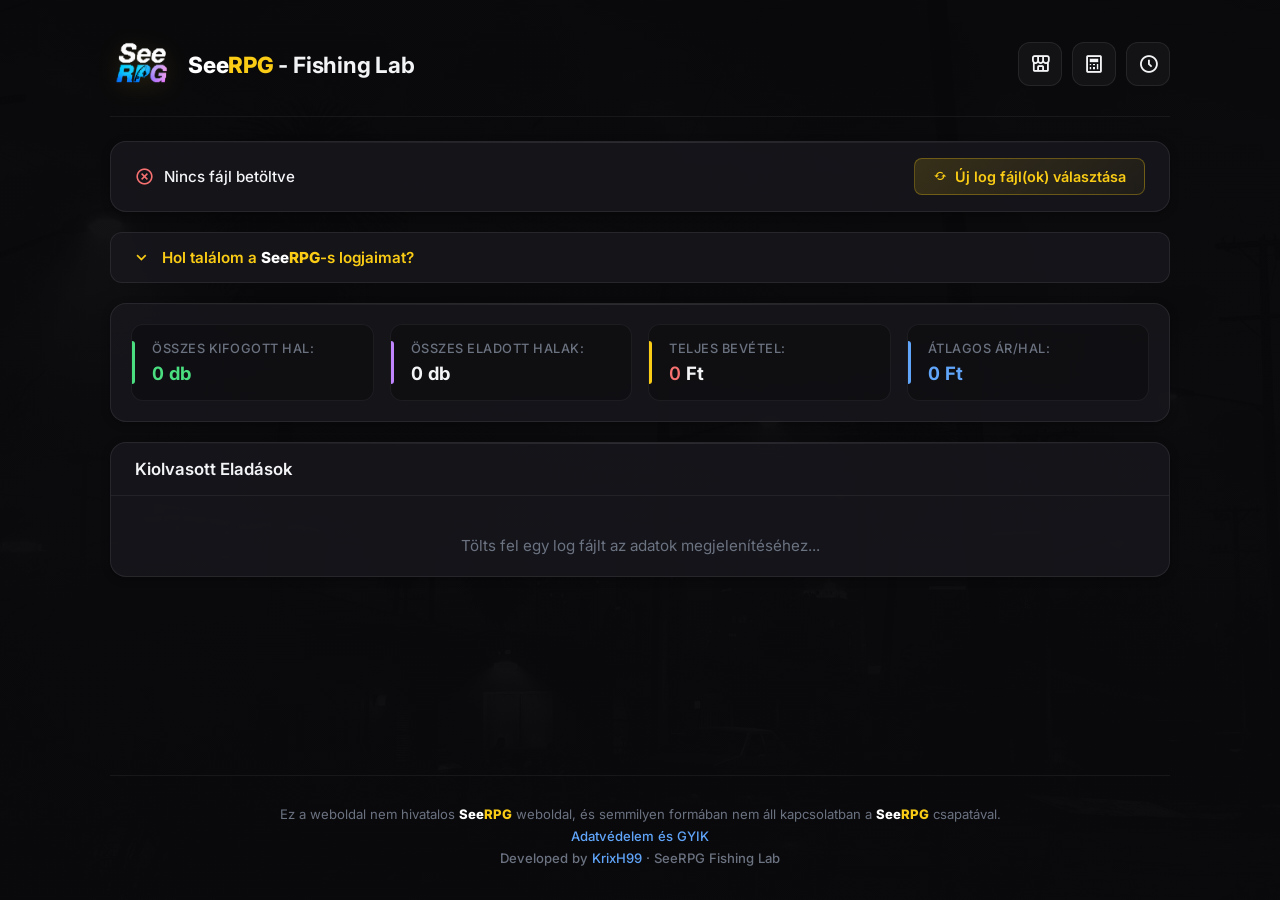
<file: index.html>
<!DOCTYPE html>
<html lang="hu">
<head>
    <meta charset="UTF-8">
    <meta name="viewport" content="width=device-width, initial-scale=1.0">
    <title>SeeRPG Fishing Lab | @krixh99</title>
    <link rel="icon" type="image/png" href="assets/logo.png">
    
    <meta property="og:title" content="SeeRPG Fishing Lab">
    <meta property="og:description" content="Log elemző, árkalkulátor és zálogház eszközök a SeeRPG-hez.">
    <meta property="og:image" content="https://i.imgur.com/Hd9AzTM.png">
    <meta property="og:type" content="website">

    <link rel="stylesheet" href="style.css">
    <link href="https://unpkg.com/boxicons@2.1.4/css/boxicons.min.css" rel="stylesheet">
</head>
<body>
    <div class="app-container">
        <header class="top-header">
            <div class="header-left">
                <img src="assets/logo.png" alt="Logo" class="logo">
                <h1><span class="see">See</span><span class="rpg">RPG</span> - Fishing Lab</h1>
            </div>
            <div class="header-actions">
                <a href="zacis.html" class="icon-btn" title="Zálogház">
                    <i class='bx bx-store-alt'></i>
                </a>
                <a href="calculator.html" class="icon-btn" title="Árkalkulátor">
                    <i class='bx bx-calculator'></i>
                </a>
                <button id="update-btn" class="icon-btn" title="Frissítési Napló">
                    <i class='bx bx-time-five'></i>
                </button>
            </div>
        </header>

        <main>
            <div class="panel top-bar">
                <div class="status-area">
                    <i id="status-icon" class='bx bx-x-circle status-icon text-red'></i>
                    <span id="file-list" class="status-text">Nincs fájl betöltve</span>
                </div>
                
                <label for="log-upload" class="upload-btn">
                    <i class='bx bx-refresh'></i> Új log fájl(ok) választása
                </label>
                <input id="log-upload" type="file" accept=".log,.txt" multiple />
            </div>

            <details class="help-dropdown">
                <summary class="help-summary">
                    <i class='bx bx-chevron-down toggle-icon'></i>
                    <span>Hol találom a <span class="see">See</span><span class="rpg">RPG</span>-s logjaimat?</span>
                </summary>
                <div class="help-content">
                    <p>Az alábbi módon tudod megnyitni a mappát:</p>
                    <ol>
                        <li>
                            Nyomd le a <kbd>Windows</kbd> + <kbd>R</kbd> billentyűket, majd másold be ezt:
                            <div class="path-box">
                                <code>%programdata%\SeeRPG\logs</code>
                                <button type="button" class="copy-btn" onclick="copyLogPath(this)">
                                    <i class='bx bx-copy'></i> Másolás
                                </button>
                            </div>
                        </li>
                        <li>
                            Vagy nyisd meg a SeeRPG Launchert, kattints a fogaskerék <i class='bx bx-cog'></i> ikonra, és ott megtalálod a(z) „Logok megnyitása” gombot.
                        </li>
                    </ol>
                </div>
            </details>

            <div class="panel stats-panel">
                <div class="stat-item">
                    <span class="stat-label">Összes kifogott hal:</span>
                    <span class="stat-value text-green"><span id="total-caught">0</span> db</span>
                </div>
                <div class="stat-item">
                    <span class="stat-label">Összes eladott halak:</span>
                    <span class="stat-value"><span id="total-sold">0</span> db</span>
                </div>
                <div class="stat-item">
                    <span class="stat-label">Teljes bevétel:</span>
                    <span class="stat-value"><span id="total-money" class="text-red">0</span> Ft</span>
                </div>
                <div class="stat-item">
                    <span class="stat-label">Átlagos ár/hal:</span>
                    <span class="stat-value text-blue"><span id="avg-price">0</span> Ft</span>
                </div>
            </div>

            <div class="panel list-panel">
                <div class="list-header">
                    <h3 class="list-title">Kiolvasott Eladások</h3>
                </div>
                <div class="list-content">
                    <div id="fish-categories" class="data-list">
                        <div class="empty-state">Tölts fel egy log fájlt az adatok megjelenítéséhez...</div>
                    </div>
                </div>
            </div>

            <div id="update-modal" class="modal-overlay">
                <div class="modal-content panel">
                    <div class="modal-header">
                        <div class="modal-title-wrapper">
                            <div class="icon-circle"><i class='bx bx-history'></i></div>
                            <h3>Frissítési Napló</h3>
                        </div>
                        <button id="close-modal" class="close-btn"><i class='bx bx-x'></i></button>
                    </div>
                    <div class="modal-body" id="changelog-container">
                    </div>
                </div>
            </div>
        </main>

        <footer>
            <p>Ez a weboldal nem hivatalos <a href="https://see-rpg.com/" target="_blank" class="footer-link"><span class="see">See</span><span class="rpg">RPG</span></a> weboldal, és semmilyen formában nem áll kapcsolatban a <a href="https://see-rpg.com/" target="_blank" class="footer-link"><span class="see">See</span><span class="rpg">RPG</span></a> csapatával.</p>
            <p><a href="gyik.html" class="footer-link">Adatvédelem és GYIK</a></p>
            <p class="developer">Developed by <a href="https://forum.see-rpg.com/members/krixh99.4187/" target="_blank" class="footer-link">KrixH99</a> · SeeRPG Fishing Lab</p>
        </footer>
    </div>
    
    <script src="script.js"></script>
</body>
</html>
</file>
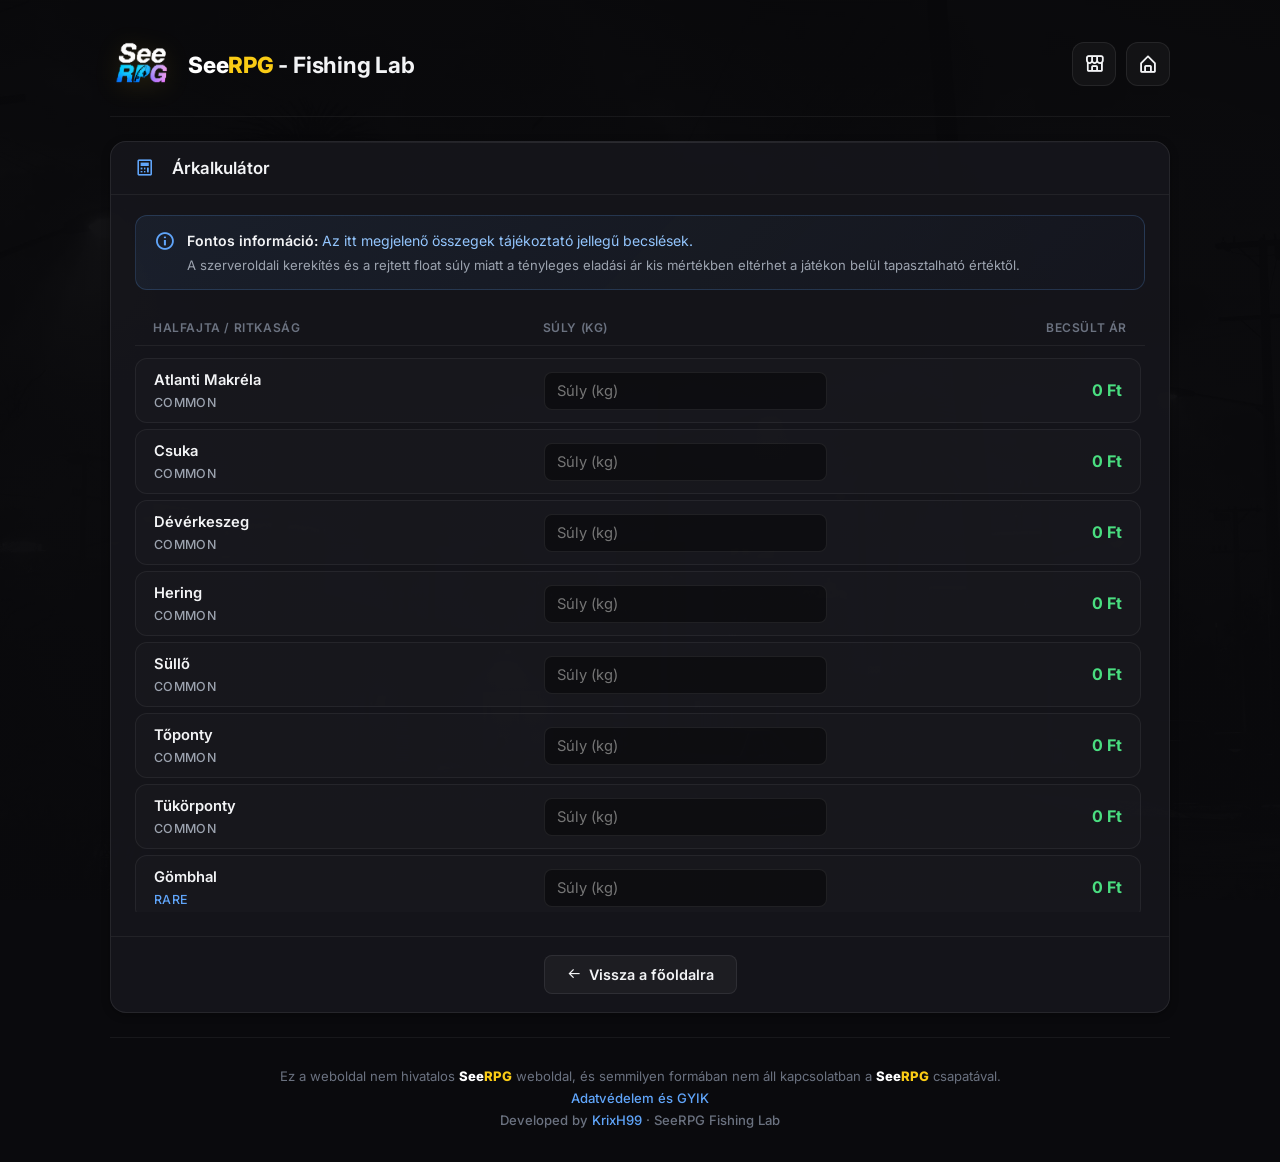
<file: calculator.html>
<!DOCTYPE html>
<html lang="hu">
<head>
    <meta charset="UTF-8">
    <meta name="viewport" content="width=device-width, initial-scale=1.0">
    <title>Árkalkulátor | SeeRPG Fishing Lab</title>
    <link rel="icon" type="image/png" href="assets/logo.png">
    
    <meta property="og:title" content="Árkalkulátor | SeeRPG Fishing Lab">
    <meta property="og:description" content="Számold ki gyorsan a horgászott halaid becsült eladási árait.">
    <meta property="og:image" content="https://i.imgur.com/Hd9AzTM.png">
    <meta property="og:type" content="website">

    <link rel="stylesheet" href="style.css">
    <link href="https://unpkg.com/boxicons@2.1.4/css/boxicons.min.css" rel="stylesheet">
</head>
<body>
    <div class="app-container">
        <header class="top-header">
            <div class="header-left">
                <img src="assets/logo.png" alt="Logo" class="logo">
                <h1><span class="see">See</span><span class="rpg">RPG</span> - Fishing Lab</h1>
            </div>
            <div class="header-actions">
                <a href="zacis.html" class="icon-btn" title="Zálogház">
                    <i class='bx bx-store-alt'></i>
                </a>
                <a href="index.html" class="icon-btn" title="Vissza a főoldalra">
                    <i class='bx bx-home-alt'></i>
                </a>
            </div>
        </header>

        <main>
            <div class="panel list-panel">
                <div class="list-header flex items-center justify-between">
                    <h3 class="list-title"><i class='bx bx-calculator text-see-blue' style="margin-right: 8px;"></i> Árkalkulátor</h3>
                </div>
                <div class="calc-content">
                    
                    <div class="calc-disclaimer">
                        <i class='bx bx-info-circle disclaimer-icon'></i>
                        <div class="disclaimer-text">
                            <strong>Fontos információ:</strong> Az itt megjelenő összegek tájékoztató jellegű becslések. 
                            <span>A szerveroldali kerekítés és a rejtett float súly miatt a tényleges eladási ár kis mértékben eltérhet a játékon belül tapasztalható értéktől.</span>
                        </div>
                    </div>

                    <div class="fish-table">
                        <div class="fish-header">
                            <div>Halfajta / Ritkaság</div>
                            <div>Súly (kg)</div>
                            <div style="text-align: right;">Becsült ár</div>
                        </div>
                        <div id="fish-calculator-container" class="calc-list">
                        </div>
                    </div>
                </div>
                <div class="back-btn-container">
                    <a href="index.html" class="back-btn">
                        <i class='bx bx-arrow-back'></i> Vissza a főoldalra
                    </a>
                </div>
            </div>
        </main>

        <footer>
            <p>Ez a weboldal nem hivatalos <a href="https://see-rpg.com/" target="_blank" class="footer-link"><span class="see">See</span><span class="rpg">RPG</span></a> weboldal, és semmilyen formában nem áll kapcsolatban a <a href="https://see-rpg.com/" target="_blank" class="footer-link"><span class="see">See</span><span class="rpg">RPG</span></a> csapatával.</p>
            <p><a href="gyik.html" class="footer-link">Adatvédelem és GYIK</a></p>
            <p class="developer">Developed by <a href="https://forum.see-rpg.com/members/krixh99.4187/" target="_blank" class="footer-link">KrixH99</a> · SeeRPG Fishing Lab</p>
        </footer>
    </div>
    
    <script src="script.js"></script>
</body>
</html>
</file>
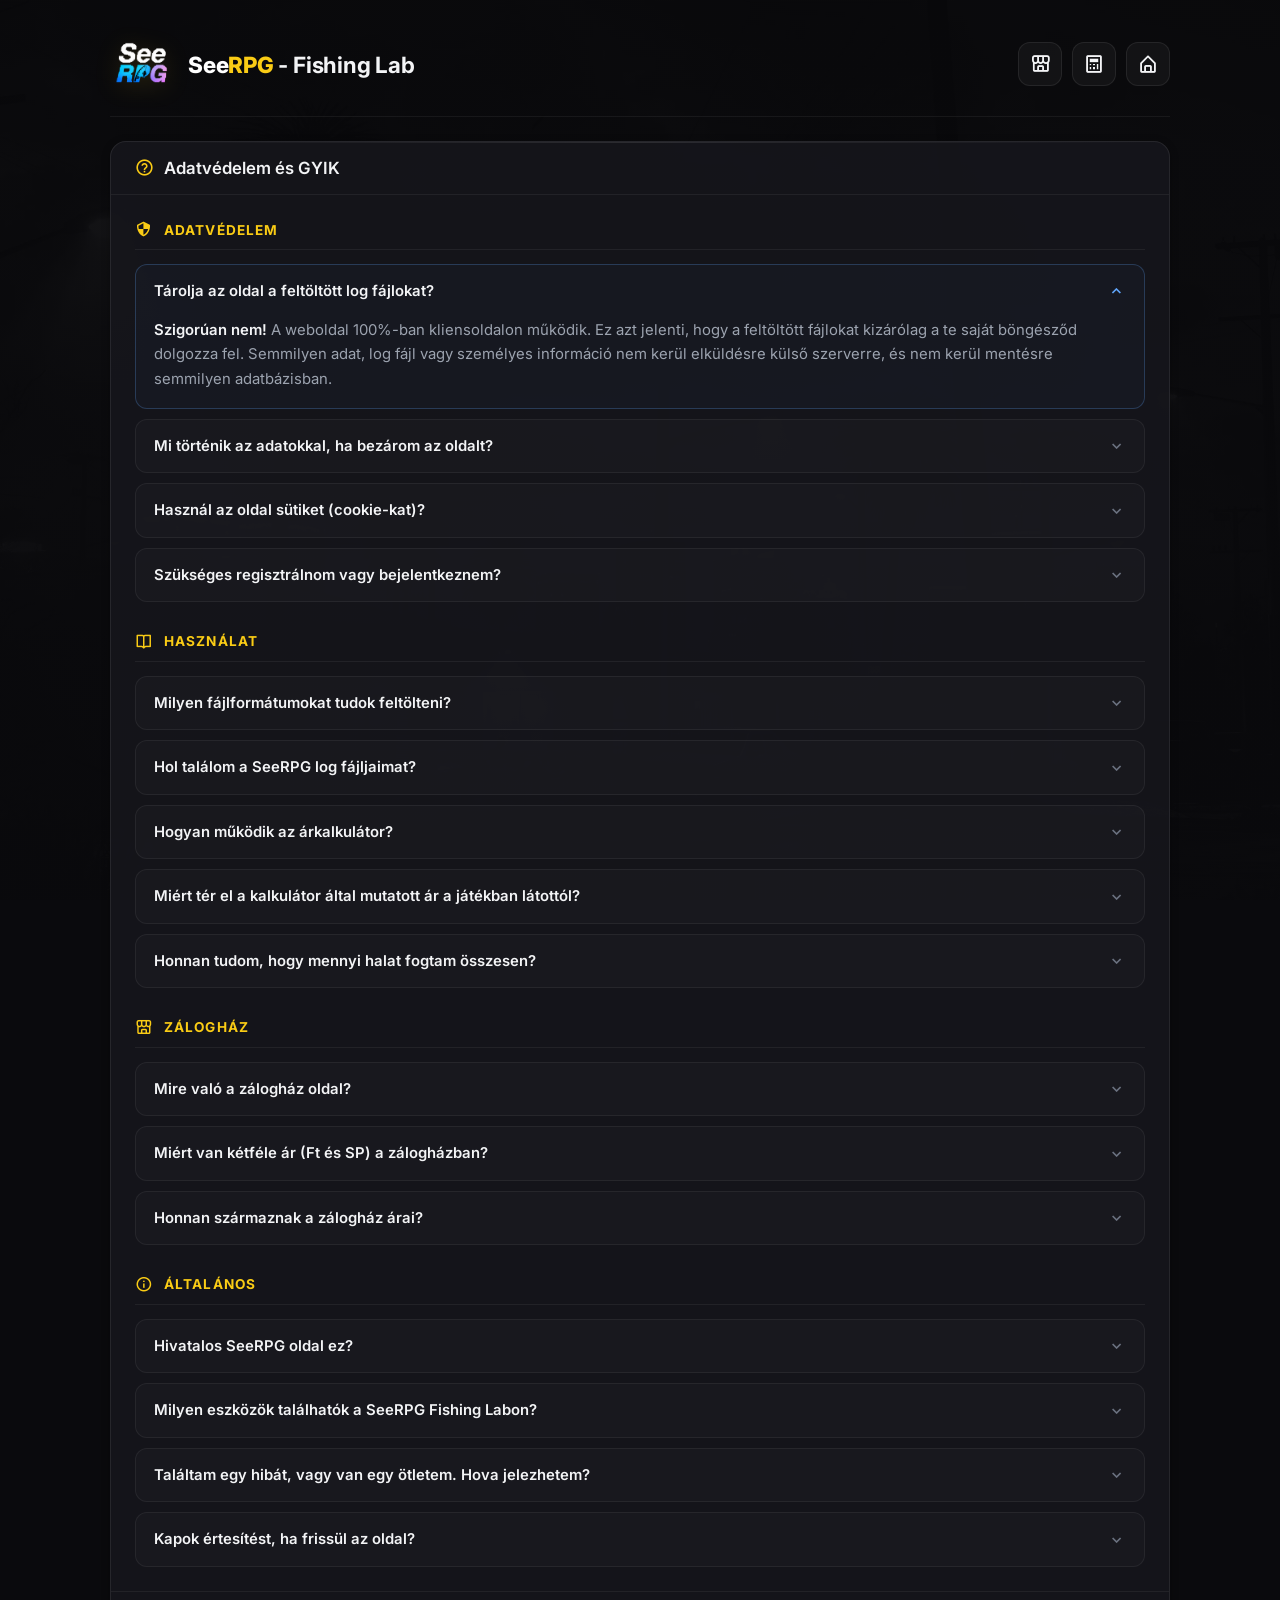
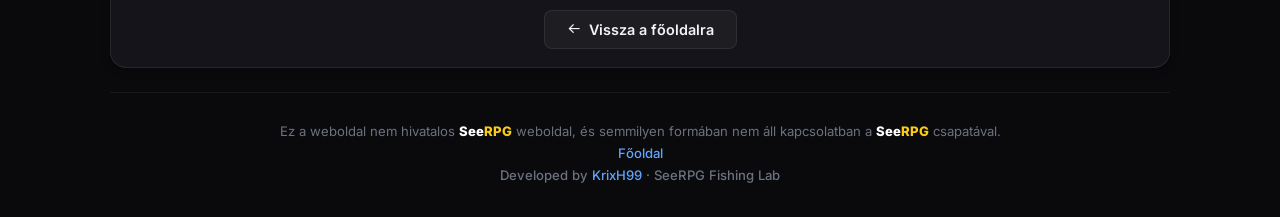
<file: gyik.html>
<!DOCTYPE html>
<html lang="hu">
<head>
    <meta charset="UTF-8">
    <meta name="viewport" content="width=device-width, initial-scale=1.0">
    <title>Adatvédelem &amp; GYIK | SeeRPG Fishing Lab</title>
    <link rel="icon" type="image/png" href="assets/logo.png">

    <meta property="og:title" content="Adatvédelem &amp; GYIK | SeeRPG Fishing Lab">
    <meta property="og:description" content="Adatvédelmi információk és gyakran ismételt kérdések a SeeRPG Fishing Lab használatához.">
    <meta property="og:image" content="https://i.imgur.com/Hd9AzTM.png">
    <meta property="og:type" content="website">

    <link rel="stylesheet" href="style.css">
    <link href="https://unpkg.com/boxicons@2.1.4/css/boxicons.min.css" rel="stylesheet">
</head>
<body>
    <div class="app-container">
        <header class="top-header">
            <div class="header-left">
                <img src="assets/logo.png" alt="Logo" class="logo">
                <h1><span class="see">See</span><span class="rpg">RPG</span> - Fishing Lab</h1>
            </div>
            <div class="header-actions">
                <a href="zacis.html" class="icon-btn" title="Zálogház">
                    <i class='bx bx-store-alt'></i>
                </a>
                <a href="calculator.html" class="icon-btn" title="Árkalkulátor">
                    <i class='bx bx-calculator'></i>
                </a>
                <a href="index.html" class="icon-btn" title="Vissza a főoldalra">
                    <i class='bx bx-home-alt'></i>
                </a>
            </div>
        </header>

        <main>
            <div class="panel">
                <div class="list-header">
                    <h3 class="list-title">
                        <i class='bx bx-help-circle' style="color: var(--accent-gold);"></i>
                        Adatvédelem és GYIK
                    </h3>
                </div>

                <div class="faq-content">

                    <!-- ===== ADATVÉDELEM ===== -->
                    <div class="faq-section-title">
                        <i class='bx bx-shield-quarter'></i> Adatvédelem
                    </div>

                    <details class="faq-item" open>
                        <summary class="faq-question">
                            <span>Tárolja az oldal a feltöltött log fájlokat?</span>
                            <i class='bx bx-chevron-down faq-chevron'></i>
                        </summary>
                        <div class="faq-answer">
                            <p><strong>Szigorúan nem!</strong> A weboldal 100%-ban kliensoldalon működik. Ez azt jelenti, hogy a feltöltött fájlokat kizárólag a te saját böngésződ dolgozza fel. Semmilyen adat, log fájl vagy személyes információ nem kerül elküldésre külső szerverre, és nem kerül mentésre semmilyen adatbázisban.</p>
                        </div>
                    </details>

                    <details class="faq-item">
                        <summary class="faq-question">
                            <span>Mi történik az adatokkal, ha bezárom az oldalt?</span>
                            <i class='bx bx-chevron-down faq-chevron'></i>
                        </summary>
                        <div class="faq-answer">
                            <p>Amint frissíted vagy bezárod az oldalt, a böngésző memóriájából minden feltöltött adat és statisztika azonnal és véglegesen törlődik.</p>
                        </div>
                    </details>

                    <details class="faq-item">
                        <summary class="faq-question">
                            <span>Használ az oldal sütiket (cookie-kat)?</span>
                            <i class='bx bx-chevron-down faq-chevron'></i>
                        </summary>
                        <div class="faq-answer">
                            <p>Nem. A SeeRPG Fishing Lab nem helyez el semmilyen sütit a böngésződben, és nem követi a tevékenységedet. A statisztikák kizárólag az aktuális munkamenet (session) idejére tárolódnak a memóriában.</p>
                        </div>
                    </details>

                    <details class="faq-item">
                        <summary class="faq-question">
                            <span>Szükséges regisztrálnom vagy bejelentkeznem?</span>
                            <i class='bx bx-chevron-down faq-chevron'></i>
                        </summary>
                        <div class="faq-answer">
                            <p>Nem. Az eszköz használatához nem kell fiókot létrehoznod, bejelentkezned, vagy bármilyen személyes adatot megadnod. Az oldal minden funkciója azonnal elérhető.</p>
                        </div>
                    </details>

                    <!-- ===== HASZNÁLAT ===== -->
                    <div class="faq-section-title">
                        <i class='bx bx-book-open'></i> Használat
                    </div>

                    <details class="faq-item">
                        <summary class="faq-question">
                            <span>Milyen fájlformátumokat tudok feltölteni?</span>
                            <i class='bx bx-chevron-down faq-chevron'></i>
                        </summary>
                        <div class="faq-answer">
                            <p>A SeeRPG által generált <strong>.txt</strong> kiterjesztésű fájlokat tudja feldolgozni az oldal. Egyszerre több fájl is kiválasztható, így akár több nap eladási adatait is egyetlen lépésben elemezheted.</p>
                        </div>
                    </details>

                    <details class="faq-item">
                        <summary class="faq-question">
                            <span>Hol találom a SeeRPG log fájljaimat?</span>
                            <i class='bx bx-chevron-down faq-chevron'></i>
                        </summary>
                        <div class="faq-answer">
                            <p>A logokat a következő mappában találod:</p>
                            <div class="path-box" style="margin: 10px 0;">
                                <code>%programdata%\SeeRPG\logs</code>
                            </div>
                            <p>Ezt a leggyorsabban a <kbd>Windows</kbd> + <kbd>R</kbd> billentyűkombinációval, majd az útvonal beillesztésével érheted el. Alternatívaként a SeeRPG Launcher fogaskerék ikonja alatt is megtalálod a „Logok megnyitása” gombot.</p>
                        </div>
                    </details>

                    <details class="faq-item">
                        <summary class="faq-question">
                            <span>Hogyan működik az árkalkulátor?</span>
                            <i class='bx bx-chevron-down faq-chevron'></i>
                        </summary>
                        <div class="faq-answer">
                            <p>Az árkalkulátor a játékban ismert 0.1 kg-os alapárból indul ki, és a megadott súly alapján becsüli meg a hal eladási értékét. Mivel a szerver a háttérben rejtett float súlyokkal számol, az itt kapott összeg <strong>tájékoztató jellegű becslés</strong> — a tényleges eladási ár ettől kis mértékben eltérhet.</p>
                        </div>
                    </details>

                    <details class="faq-item">
                        <summary class="faq-question">
                            <span>Miért tér el a kalkulátor által mutatott ár a játékban látottól?</span>
                            <i class='bx bx-chevron-down faq-chevron'></i>
                        </summary>
                        <div class="faq-answer">
                            <p>A SeeRPG szerver a halak súlyát belsőleg nagyobb pontossággal (több tizedesjeggyel) tárolja, mint amit a felület megjelenít. Emiatt a látható és a tényleges ár között kisebb eltérés lehet. Ez teljesen normális jelenség, és nem hiba.</p>
                        </div>
                    </details>

                    <details class="faq-item">
                        <summary class="faq-question">
                            <span>Honnan tudom, hogy mennyi halat fogtam összesen?</span>
                            <i class='bx bx-chevron-down faq-chevron'></i>
                        </summary>
                        <div class="faq-answer">
                            <p>A főoldalon a statisztika panelen mostantól két külön mutató látható: az <strong>Eladott halak</strong> és az <strong>Összes kifogott hal</strong> száma. Utóbbi a logban található <em>„A kifogott halat megtalálod az inventorydban.”</em> sorokat számolja, így pontosan látod, mennyit fogtál összesen – függetlenül attól, hogy hányat adtál el belőlük.</p>
                        </div>
                    </details>

                    <!-- ===== ZÁLOGHÁZ ===== -->
                    <div class="faq-section-title">
                        <i class='bx bx-store-alt'></i> Zálogház
                    </div>

                    <details class="faq-item">
                        <summary class="faq-question">
                            <span>Mire való a zálogház oldal?</span>
                            <i class='bx bx-chevron-down faq-chevron'></i>
                        </summary>
                        <div class="faq-answer">
                            <p>A zálogház oldal segít eldönteni, hogy érdemes-e eladnod bizonyos tárgyakat. Itt láthatod a zálogházban eladható relikviák és tárgyak árait, valamint kiválaszthatod, hogy melyeket szeretnéd eladni. Az oldal összesíti a kijelölt tárgyak értékét, így könnyen átláthatod, mennyi bevételre számíthatsz.</p>
                        </div>
                    </details>

                    <details class="faq-item">
                        <summary class="faq-question">
                            <span>Miért van kétféle ár (Ft és SP) a zálogházban?</span>
                            <i class='bx bx-chevron-down faq-chevron'></i>
                        </summary>
                        <div class="faq-answer">
                            <p>A kétféle ár két különböző fizetőeszközhöz tartozik:</p>
                            <ul style="margin: 8px 0 0 18px; padding: 0; color: var(--text-main); font-size: 0.9rem; line-height: 1.8;">
                                <li><strong>Ft (Forint)</strong> – a játékon belüli alap fizetőeszköz, amit játékbeli tevékenységekkel lehet szerezni.</li>
                                <li><strong>SP (SeePoint)</strong> – prémium valuta, amit valós pénzért lehet vásárolni a <a href="https://store.see-rpg.com/" target="_blank" class="footer-link">SeeRPG webáruházban</a>.</li>
                            </ul>
                            <p style="margin-top: 8px;">A zálogházban a <strong>Ft-os</strong> tárgyak eladási ára egy adott intervallumon belül változhat, míg az <strong>SP-s</strong> tárgyak fix áron értékesíthetők.</p>
                        </div>
                    </details>

                    <details class="faq-item">
                        <summary class="faq-question">
                            <span>Honnan származnak a zálogház árai?</span>
                            <i class='bx bx-chevron-down faq-chevron'></i>
                        </summary>
                        <div class="faq-answer">
                            <p>Az árak manuálisan, a szerveren történő ellenőrzés alapján kerülnek be az oldalra. Mivel a szerveren az árak időnként változhatnak, előfordulhat, hogy az itt látható értékek nem teljesen naprakészek. Az oldal tetején találod a <strong>„Utolsó szerverellenőrzés”</strong> dátumát, ami megmutatja, mikor lettek utoljára frissítve az árak.</p>
                        </div>
                    </details>

                    <!-- ===== ÁLTALÁNOS ===== -->
                    <div class="faq-section-title">
                        <i class='bx bx-info-circle'></i> Általános
                    </div>

                    <details class="faq-item">
                        <summary class="faq-question">
                            <span>Hivatalos SeeRPG oldal ez?</span>
                            <i class='bx bx-chevron-down faq-chevron'></i>
                        </summary>
                        <div class="faq-answer">
                            <p>Nem. Ez egy független, rajongók által készített, non-profit "Quality of Life" eszköz, amelynek egyetlen célja, hogy megkönnyítse a horgászatból származó bevételek gyors és átlátható összesítését. A hivatalos SeeRPG segédplatform a <a href="https://seerpgtools.com/" target="_blank" class="footer-link">seerpgtools.com</a>.</p>
                        </div>
                    </details>

                    <details class="faq-item">
                        <summary class="faq-question">
                            <span>Milyen eszközök találhatók a SeeRPG Fishing Labon?</span>
                            <i class='bx bx-chevron-down faq-chevron'></i>
                        </summary>
                        <div class="faq-answer">
                            <p>Jelenleg három fő eszköz érhető el:</p>
                            <ul style="margin: 8px 0 0 18px; padding: 0; color: var(--text-main); font-size: 0.9rem; line-height: 1.8;">
                                <li><strong>Log elemző</strong> – a horgászati logjaidból kiolvassa az eladott halakat, és statisztikákat készít.</li>
                                <li><strong>Árkalkulátor</strong> – a halfajták és a súly alapján megbecsüli az eladási árat.</li>
                                <li><strong>Zálogház</strong> – a zálogházban eladható tárgyak árainak listája és összesítője.</li>
                            </ul>
                        </div>
                    </details>

                    <details class="faq-item">
                        <summary class="faq-question">
                            <span>Találtam egy hibát, vagy van egy ötletem. Hova jelezhetem?</span>
                            <i class='bx bx-chevron-down faq-chevron'></i>
                        </summary>
                        <div class="faq-answer">
                            <p>Örömmel vesszük a visszajelzéseket! A hibákat és fejlesztési ötleteket a SeeRPG fórumon keresztül tudod jelezni <a href="https://forum.see-rpg.com/direct-messages/add?to=KrixH99" target="_blank" class="footer-link">KrixH99</a> felé, vagy a GitHub repóban issue-ként.</p>
                        </div>
                    </details>

                    <details class="faq-item">
                        <summary class="faq-question">
                            <span>Kapok értesítést, ha frissül az oldal?</span>
                            <i class='bx bx-chevron-down faq-chevron'></i>
                        </summary>
                        <div class="faq-answer">
                            <p>Nem, de a főoldalon található <strong>Frissítési Napló</strong> gombra kattintva mindig megtekintheted az utolsó változásokat. Itt láthatod, milyen új funkciók, javítások és módosítások történtek.</p>
                        </div>
                    </details>

                </div>
                <div class="back-btn-container">
                    <a href="index.html" class="back-btn">
                        <i class='bx bx-arrow-back'></i> Vissza a főoldalra
                    </a>
                </div>
            </div>
        </main>

        <footer>
            <p>Ez a weboldal nem hivatalos <a href="https://see-rpg.com/" target="_blank" class="footer-link"><span class="see">See</span><span class="rpg">RPG</span></a> weboldal, és semmilyen formában nem áll kapcsolatban a <a href="https://see-rpg.com/" target="_blank" class="footer-link"><span class="see">See</span><span class="rpg">RPG</span></a> csapatával.</p>
            <p><a href="index.html" class="footer-link">Főoldal</a></p>
            <p class="developer">Developed by <a href="https://forum.see-rpg.com/members/krixh99.4187/" target="_blank" class="footer-link">KrixH99</a> · SeeRPG Fishing Lab</p>
        </footer>
    </div>
</body>
</html>
</file>
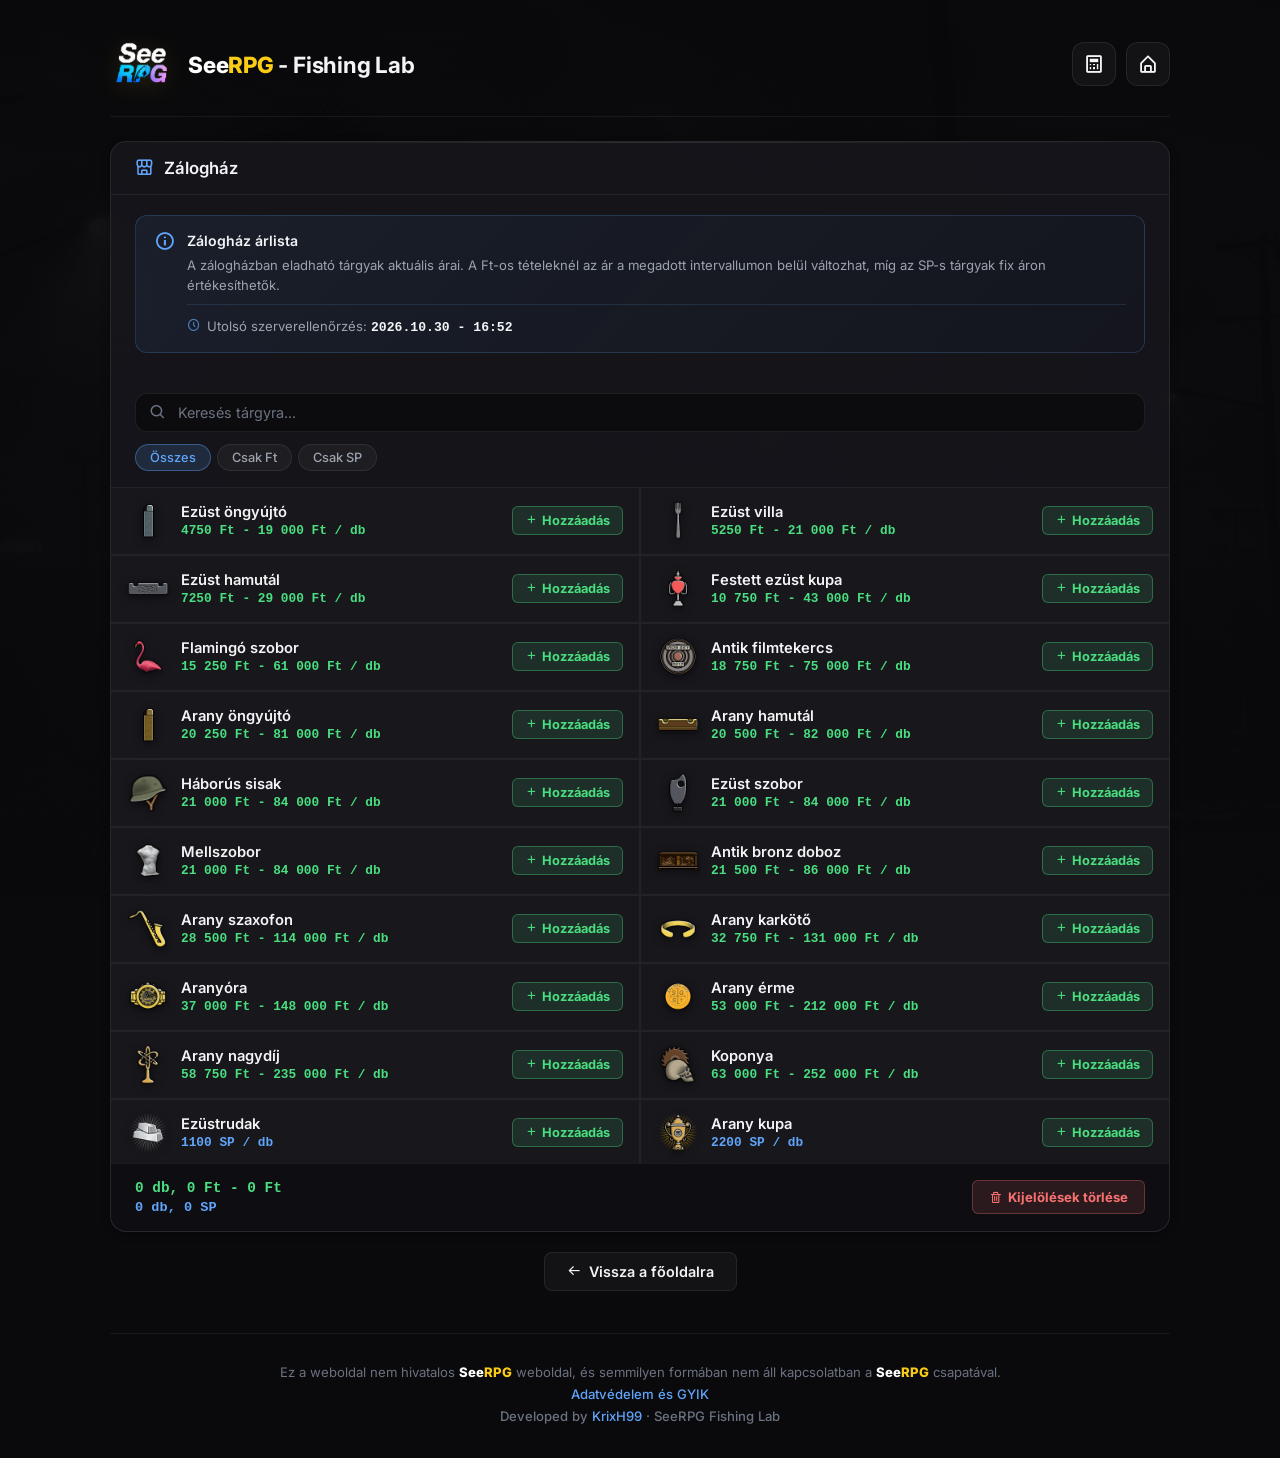
<file: zacis.html>
<!DOCTYPE html>
<html lang="hu">
<head>
    <meta charset="UTF-8">
    <meta name="viewport" content="width=device-width, initial-scale=1.0">
    <title>Zálogház | SeeRPG Fishing Lab</title>
    <link rel="icon" type="image/png" href="assets/logo.png">

    <meta property="og:title" content="Zálogház | SeeRPG Fishing Lab">
    <meta property="og:description" content="Nézd meg a SeeRPG zálogházban eladható tárgyak és relikviák pontos árait!">
    <meta property="og:image" content="https://i.imgur.com/Hd9AzTM.png">
    <meta property="og:type" content="website">

    <link rel="stylesheet" href="style.css">
    <link href="https://unpkg.com/boxicons@2.1.4/css/boxicons.min.css" rel="stylesheet">
</head>
<body>
    <div class="app-container">
        <header class="top-header">
            <div class="header-left">
                <img src="assets/logo.png" alt="Logo" class="logo">
                <h1><span class="see">See</span><span class="rpg">RPG</span> - Fishing Lab</h1>
            </div>
            <div class="header-actions">
                <a href="calculator.html" class="icon-btn" title="Árkalkulátor">
                    <i class='bx bx-calculator'></i>
                </a>
                <a href="index.html" class="icon-btn" title="Vissza a főoldalra">
                    <i class='bx bx-home-alt'></i>
                </a>
            </div>
        </header>

        <main>
            <div class="panel">
                <div class="list-header">
                    <h3 class="list-title">
                        <i class='bx bx-store-alt'></i>
                        Zálogház
                    </h3>
                </div>

                <div class="calc-content" style="padding: 20px 24px 0;">
                    <div class="calc-disclaimer">
                        <i class='bx bx-info-circle disclaimer-icon'></i>
                        <div class="disclaimer-text">
                            <strong>Zálogház árlista</strong>
                            <span>A zálogházban eladható tárgyak aktuális árai. A Ft-os tételeknél az ár a megadott intervallumon belül változhat, míg az SP-s tárgyak fix áron értékesíthetők.</span>
                            <div class="disclaimer-meta">
                                <i class='bx bx-time-five'></i>
                                <span>Utolsó szerverellenőrzés: <strong id="zaci-server-date">2026.10.30 - 16:52</strong></span>
                            </div>
                        </div>
                    </div>
                </div>

                <div class="zaci-toolbar">
                    <div class="zaci-search">
                        <i class='bx bx-search'></i>
                        <input type="text" id="zaci-search" placeholder="Keresés tárgyra...">
                    </div>
                    <div class="zaci-filters" id="zaci-filters">
                        <button class="zaci-filter-chip active" data-filter="all">Összes</button>
                        <button class="zaci-filter-chip" data-filter="ft">Csak Ft</button>
                        <button class="zaci-filter-chip" data-filter="sp">Csak SP</button>
                    </div>
                </div>

                <div id="zaci-items-container" class="zaci-list">
                    <div class="zaci-no-results">
                        <i class='bx bx-loader-alt bx-spin'></i>
                        <p>Adatok betöltése...</p>
                    </div>
                </div>

                <div class="zaci-footer-bar">
                    <div class="zaci-total-info">
                        <div id="zaci-ft-total" class="zaci-total-line">0 db, 0 Ft - 0 Ft</div>
                        <div id="zaci-sp-total" class="zaci-total-sp-line">0 db, 0 SP</div>
                    </div>
                    <button type="button" class="zaci-action-btn" id="zaci-reset-btn">
                        <i class='bx bx-trash'></i>
                        Kijelölések törlése
                    </button>
                </div>
            </div>

            <div class="back-btn-container" style="border-top: none; padding-top: 0;">
                <a href="index.html" class="back-btn">
                    <i class='bx bx-arrow-back'></i>
                    Vissza a főoldalra
                </a>
            </div>
        </main>

        <footer>
            <p>Ez a weboldal nem hivatalos <a href="https://see-rpg.com/" target="_blank" class="footer-link"><span class="see">See</span><span class="rpg">RPG</span></a> weboldal, és semmilyen formában nem áll kapcsolatban a <a href="https://see-rpg.com/" target="_blank" class="footer-link"><span class="see">See</span><span class="rpg">RPG</span></a> csapatával.</p>
            <p><a href="gyik.html" class="footer-link">Adatvédelem és GYIK</a></p>
            <p class="developer">Developed by <a href="https://forum.see-rpg.com/members/krixh99.4187/" target="_blank" class="footer-link">KrixH99</a> · SeeRPG Fishing Lab</p>
        </footer>
    </div>

    <div class="zaci-toast-wrap" id="zaci-toasts"></div>

    <script src="script.js"></script>
</body>
</html>
</file>
<file: style.css>
@import url('https://fonts.googleapis.com/css2?family=Inter:wght@400;500;600;700;800&display=swap');

/* ============================================
   VARIABLES
   ============================================ */
:root {
    --bg-base: #0a0a0d;
    --bg-elevated: #121217;
    --bg-panel: rgba(22, 22, 28, 0.92);
    --bg-input: rgba(0, 0, 0, 0.4);

    --text-main: #9ca3af;
    --text-light: #f3f4f6;
    --text-muted: #6b7280;

    --accent-gold: #facc15;
    --accent-blue: #60a5fa;
    --accent-green: #4ade80;
    --accent-orange: #fb923c;
    --accent-red: #f87171;
    --accent-purple: #c084fc;
    --accent-pink: #f472b6;

    --border-subtle: rgba(255, 255, 255, 0.06);
    --border-default: rgba(255, 255, 255, 0.08);
    --border-strong: rgba(255, 255, 255, 0.12);

    --radius-sm: 8px;
    --radius-md: 12px;
    --radius-lg: 16px;
    --radius-xl: 20px;

    --shadow-sm: 0 2px 8px rgba(0, 0, 0, 0.3);
    --shadow-md: 0 8px 24px rgba(0, 0, 0, 0.4);
    --shadow-lg: 0 20px 48px rgba(0, 0, 0, 0.6);

    --transition-fast: 0.15s ease;
    --transition-base: 0.25s ease;
}

/* ============================================
   RESET & BASE
   ============================================ */
* {
    box-sizing: border-box;
    margin: 0;
    padding: 0;
}

html { scroll-behavior: smooth; }

body {
    font-family: 'Inter', sans-serif;
    font-size: 15px;
    color: var(--text-main);
    background-color: var(--bg-base);
    background-image:
        linear-gradient(rgba(10, 10, 13, 0.75), rgba(10, 10, 13, 0.9)),
        url('assets/bg2.webp');
    background-size: cover;
    background-position: center center;
    background-repeat: no-repeat;
    background-attachment: fixed;
    min-height: 100vh;
    display: flex;
    justify-content: center;
    -webkit-font-smoothing: antialiased;
    -moz-osx-font-smoothing: grayscale;
}

/* ============================================
   TYPOGRAPHY HELPERS
   ============================================ */
.see { color: #ffffff; font-weight: 800; }
.rpg { color: var(--accent-gold); font-weight: 800; }

.text-green { color: var(--accent-green) !important; font-weight: 600; }
.text-orange { color: var(--accent-orange) !important; font-weight: 600; }
.text-red { color: var(--accent-red) !important; font-weight: 600; }
.text-blue { color: var(--accent-blue) !important; font-weight: 600; }

kbd {
    background: rgba(255, 255, 255, 0.08);
    border: 1px solid var(--border-default);
    border-bottom-width: 2px;
    border-radius: 4px;
    padding: 2px 6px;
    font-size: 0.8rem;
    font-family: 'Inter', sans-serif;
    color: var(--text-light);
}

code {
    font-family: 'JetBrains Mono', 'Courier New', monospace;
    color: var(--accent-gold);
    font-size: 0.9em;
}

/* ============================================
   LAYOUT
   ============================================ */
.app-container {
    width: 100%;
    max-width: 1100px;
    padding: 32px 20px 20px;
    display: flex;
    flex-direction: column;
    min-height: 100vh;
}

main {
    display: flex;
    flex-direction: column;
    gap: 20px;
    flex: 1;
}

/* ============================================
   HEADER
   ============================================ */
.top-header {
    display: flex;
    align-items: center;
    justify-content: space-between;
    gap: 20px;
    margin-bottom: 24px;
    padding-bottom: 20px;
    border-bottom: 1px solid var(--border-subtle);
}

.header-left {
    display: flex;
    align-items: center;
    gap: 14px;
}

.logo {
    height: 64px;
    width: auto;
    border-radius: var(--radius-md);
    filter: drop-shadow(0 4px 12px rgba(250, 204, 21, 0.15));
}

.top-header h1 {
    font-size: 1.4rem;
    font-weight: 700;
    margin: 0;
    letter-spacing: -0.01em;
    color: var(--text-light);
}

.header-actions {
    display: flex;
    align-items: center;
    gap: 10px;
}

.icon-btn {
    background: rgba(255, 255, 255, 0.04);
    border: 1px solid var(--border-default);
    color: var(--text-light);
    width: 44px;
    height: 44px;
    border-radius: var(--radius-md);
    cursor: pointer;
    display: flex;
    align-items: center;
    justify-content: center;
    font-size: 1.3rem;
    text-decoration: none;
    transition: background-color var(--transition-fast), color var(--transition-fast), border-color var(--transition-fast), transform var(--transition-fast);
}

.icon-btn:hover {
    background: rgba(96, 165, 250, 0.12);
    color: var(--accent-blue);
    border-color: rgba(96, 165, 250, 0.35);
    transform: translateY(-1px);
}

/* ============================================
   PANELS
   ============================================ */
.panel {
    background: var(--bg-panel);
    border: 1px solid var(--border-default);
    border-radius: var(--radius-lg);
    box-shadow: var(--shadow-sm);
    position: relative;
    overflow: hidden;
}

.panel::before {
    content: '';
    position: absolute;
    top: 0;
    left: 0;
    right: 0;
    height: 1px;
    background: linear-gradient(90deg, transparent, rgba(255, 255, 255, 0.1), transparent);
    pointer-events: none;
}

.list-header {
    padding: 16px 24px;
    border-bottom: 1px solid var(--border-subtle);
    display: flex;
    align-items: center;
    justify-content: space-between;
}

.list-title {
    font-size: 1.05rem;
    color: var(--text-light);
    font-weight: 600;
    display: flex;
    align-items: center;
    gap: 10px;
}

.list-title i {
    color: var(--accent-blue);
    font-size: 1.2rem;
}

/* ============================================
   TOP BAR (upload)
   ============================================ */
.top-bar {
    display: flex;
    justify-content: space-between;
    align-items: center;
    padding: 16px 24px;
    gap: 16px;
    flex-wrap: wrap;
}

.status-area {
    display: flex;
    align-items: center;
    gap: 10px;
    flex: 1;
    min-width: 200px;
}

.status-icon { font-size: 1.2rem; }
.status-text { color: var(--text-light); font-weight: 500; font-size: 0.95rem; }

.upload-btn {
    background: linear-gradient(135deg, rgba(250, 204, 21, 0.15), rgba(250, 204, 21, 0.05));
    border: 1px solid rgba(250, 204, 21, 0.3);
    color: var(--accent-gold);
    padding: 9px 18px;
    border-radius: var(--radius-sm);
    cursor: pointer;
    font-size: 0.9rem;
    font-weight: 600;
    display: flex;
    align-items: center;
    gap: 8px;
    transition: background-color var(--transition-fast), border-color var(--transition-fast), transform var(--transition-fast);
}

.upload-btn:hover {
    background: linear-gradient(135deg, rgba(250, 204, 21, 0.25), rgba(250, 204, 21, 0.1));
    border-color: rgba(250, 204, 21, 0.5);
    transform: translateY(-1px);
}

input[type="file"] { display: none; }

/* ============================================
   HELP DROPDOWN
   ============================================ */
.help-dropdown {
    background: var(--bg-panel);
    border: 1px solid var(--border-default);
    border-radius: var(--radius-md);
    overflow: hidden;
    transition: border-color var(--transition-fast);
}

.help-dropdown:hover { border-color: var(--border-strong); }

.help-summary {
    padding: 14px 20px;
    font-weight: 600;
    color: var(--accent-gold);
    cursor: pointer;
    user-select: none;
    display: flex;
    align-items: center;
    gap: 10px;
    list-style: none;
    font-size: 0.95rem;
    transition: background-color var(--transition-fast);
}

.help-summary:hover { background: rgba(255, 255, 255, 0.02); }
.help-summary::-webkit-details-marker { display: none; }

.toggle-icon {
    font-size: 1.3rem;
    transition: transform var(--transition-base);
}

.help-dropdown[open] .toggle-icon { transform: rotate(180deg); }

.help-content {
    padding: 4px 20px 20px 20px;
    border-top: 1px solid var(--border-subtle);
    color: var(--text-light);
    font-size: 0.92rem;
    line-height: 1.6;
}

.help-content ol { margin: 12px 0 0 0; padding-left: 22px; }
.help-content li { margin-bottom: 14px; }

.path-box {
    display: inline-flex;
    align-items: center;
    gap: 10px;
    background: rgba(0, 0, 0, 0.5);
    border: 1px solid var(--border-default);
    padding: 8px 14px;
    border-radius: var(--radius-sm);
    margin-top: 8px;
}

.copy-btn {
    background: transparent;
    border: none;
    color: var(--text-main);
    cursor: pointer;
    font-size: 0.85rem;
    display: flex;
    align-items: center;
    gap: 4px;
    transition: color var(--transition-fast);
    padding: 2px 4px;
}

.copy-btn:hover { color: var(--accent-gold); }

/* ============================================
   STATS PANEL
   ============================================ */
.stats-panel {
    display: grid;
    grid-template-columns: repeat(auto-fit, minmax(180px, 1fr));
    gap: 16px;
    padding: 20px;
}

.stat-item {
    display: flex;
    flex-direction: column;
    gap: 6px;
    padding: 16px 20px;
    background: rgba(0, 0, 0, 0.25);
    border: 1px solid var(--border-subtle);
    border-radius: var(--radius-md);
    position: relative;
    transition: border-color var(--transition-fast), transform var(--transition-fast);
}

.stat-item::before {
    content: '';
    position: absolute;
    left: 0;
    top: 16px;
    bottom: 16px;
    width: 3px;
    border-radius: 0 3px 3px 0;
    background: var(--accent-blue);
}

.stat-item:nth-child(1)::before { background: var(--accent-green); }
.stat-item:nth-child(2)::before { background: var(--accent-purple); }
.stat-item:nth-child(3)::before { background: var(--accent-gold); }
.stat-item:nth-child(4)::before { background: var(--accent-blue); }

.stat-item:hover {
    border-color: var(--border-strong);
    transform: translateY(-1px);
}

.stat-label {
    color: var(--text-muted);
    font-size: 0.8rem;
    font-weight: 500;
    text-transform: uppercase;
    letter-spacing: 0.04em;
}

.stat-value {
    color: var(--text-light);
    font-weight: 700;
    font-size: 1.15rem;
    font-variant-numeric: tabular-nums;
}

/* ============================================
   LIST / DATA PANEL
   ============================================ */
.list-panel { display: flex; flex-direction: column; }

.data-list {
    max-height: 80px;
    overflow: hidden;
    transition: max-height 0.8s cubic-bezier(0.16, 1, 0.3, 1);
}

.data-list.loaded {
    max-height: calc(80vh - 320px);
    overflow-y: auto;
}

.empty-state {
    text-align: center;
    color: var(--text-muted);
    padding: 40px 20px;
    font-size: 0.95rem;
}

.category-group { margin-bottom: 4px; }

.category-header {
    background: rgba(255, 255, 255, 0.03);
    padding: 10px 24px;
    color: var(--text-light);
    font-weight: 600;
    font-size: 0.9rem;
    display: flex;
    justify-content: space-between;
    align-items: center;
    border-bottom: 1px solid var(--border-subtle);
    position: sticky;
    top: 0;
    backdrop-filter: blur(8px);
    z-index: 1;
}

.category-header .badge {
    background: rgba(96, 165, 250, 0.15);
    color: var(--accent-blue);
    padding: 2px 10px;
    border-radius: 20px;
    font-size: 0.75rem;
    font-weight: 600;
    border: 1px solid rgba(96, 165, 250, 0.3);
}

.category-items { list-style: none; }

.category-items li {
    display: flex;
    justify-content: space-between;
    align-items: center;
    padding: 10px 30px;
    border-bottom: 1px solid rgba(255, 255, 255, 0.02);
    transition: background-color var(--transition-fast);
}

.category-items li:hover { background: rgba(255, 255, 255, 0.025); }
.category-items li:last-child { border-bottom: none; }

.fish-info { display: flex; flex-direction: column; gap: 4px; }
.fish-details { font-size: 0.85rem; color: var(--text-muted); display: flex; align-items: center; gap: 6px; }
.fish-details i { font-size: 0.95rem; }
.fish-price { font-family: 'Inter', monospace; font-size: 1rem; font-weight: 600; color: var(--text-light); }

/* ============================================
   CALCULATOR
   ============================================ */
.calc-content { padding: 20px 24px 24px; }

.calc-disclaimer {
    background: linear-gradient(135deg, rgba(96, 165, 250, 0.08), rgba(59, 130, 246, 0.02));
    border: 1px solid rgba(96, 165, 250, 0.2);
    color: #93c5fd;
    padding: 14px 18px;
    border-radius: var(--radius-md);
    font-size: 0.88rem;
    line-height: 1.55;
    margin-bottom: 20px;
    display: flex;
    align-items: flex-start;
    gap: 12px;
}

.disclaimer-meta {
    display: flex;
    align-items: center;
    gap: 6px;
    margin-top: 8px;
    padding-top: 8px;
    border-top: 1px solid rgba(96, 165, 250, 0.15);
    font-size: 0.75rem;
    color: var(--text-muted);
}

.disclaimer-meta i {
    font-size: 0.9rem;
    color: var(--accent-blue);
    opacity: 0.7;
}

.disclaimer-meta strong {
    color: var(--text-light);
    font-weight: 600;
    font-family: ui-monospace, monospace;
}

.calc-disclaimer .disclaimer-icon {
    font-size: 1.3rem;
    color: var(--accent-blue);
    margin-top: 1px;
    flex-shrink: 0;
}

.calc-disclaimer strong { color: var(--text-light); font-weight: 600; }
.calc-disclaimer span { display: block; font-size: 0.82rem; color: var(--text-main); margin-top: 3px; }

.fish-table { display: flex; flex-direction: column; gap: 8px; }

.fish-header {
    display: grid;
    grid-template-columns: 2fr 1.5fr 1.5fr;
    padding: 10px 18px;
    font-size: 0.75rem;
    text-transform: uppercase;
    letter-spacing: 0.05em;
    color: var(--text-muted);
    font-weight: 600;
    border-bottom: 1px solid var(--border-subtle);
}

.calc-list {
    max-height: 62vh;
    overflow-y: auto;
    display: flex;
    flex-direction: column;
    gap: 6px;
    padding: 4px 4px 4px 0;
}

.fish-row {
    display: grid;
    grid-template-columns: 2fr 1.5fr 1.5fr;
    align-items: center;
    background: rgba(255, 255, 255, 0.015);
    padding: 12px 18px;
    border-radius: var(--radius-md);
    border: 1px solid var(--border-subtle);
    gap: 12px;
    transition: border-color var(--transition-fast), background-color var(--transition-fast);
}

.fish-row:hover {
    border-color: rgba(96, 165, 250, 0.25);
    background: rgba(255, 255, 255, 0.03);
}

.calc-fish-name {
    font-weight: 600;
    font-size: 0.92rem;
    color: var(--text-light);
    display: block;
    margin-bottom: 2px;
}

.calc-total-price {
    font-size: 1rem;
    font-weight: 700;
    color: var(--accent-green);
    text-align: right;
    font-family: 'Inter', monospace;
    line-height: 1.3;
}

/* Rarity colors */
.rarity-Common { color: #9ca3af; font-size: 0.78rem; font-weight: 500; text-transform: uppercase; letter-spacing: 0.03em; }
.rarity-Rare { color: var(--accent-blue); font-size: 0.78rem; font-weight: 500; text-transform: uppercase; letter-spacing: 0.03em; }
.rarity-Epic { color: var(--accent-purple); font-size: 0.78rem; font-weight: 500; text-transform: uppercase; letter-spacing: 0.03em; }
.rarity-Legendary { color: var(--accent-orange); font-size: 0.78rem; font-weight: 500; text-transform: uppercase; letter-spacing: 0.03em; }
.rarity-Exotic { color: var(--accent-pink); font-size: 0.78rem; font-weight: 500; text-transform: uppercase; letter-spacing: 0.03em; }

.fish-row input[type="number"] {
    width: 100%;
    padding: 9px 12px;
    background: var(--bg-input);
    border: 1px solid var(--border-default);
    border-radius: var(--radius-sm);
    color: var(--text-light);
    font-size: 0.92rem;
    outline: none;
    transition: border-color var(--transition-fast), box-shadow var(--transition-fast), background-color var(--transition-fast);
    font-family: 'Inter', monospace;
}

.fish-row input[type="number"]:focus {
    border-color: var(--accent-blue);
    box-shadow: 0 0 0 3px rgba(96, 165, 250, 0.12);
    background: rgba(0, 0, 0, 0.6);
}

/* ============================================
   BUTTONS
   ============================================ */
.back-btn-container {
    padding: 18px 24px;
    border-top: 1px solid var(--border-subtle);
    text-align: center;
}

.back-btn {
    display: inline-flex;
    align-items: center;
    gap: 8px;
    background: rgba(255, 255, 255, 0.04);
    border: 1px solid var(--border-default);
    color: var(--text-light);
    padding: 10px 22px;
    border-radius: var(--radius-sm);
    text-decoration: none;
    font-weight: 600;
    font-size: 0.9rem;
    transition: background-color var(--transition-fast), border-color var(--transition-fast), transform var(--transition-fast);
}

.back-btn:hover {
    background: rgba(96, 165, 250, 0.1);
    border-color: rgba(96, 165, 250, 0.3);
    transform: translateX(-2px);
}

/* ============================================
   FAQ
   ============================================ */
.faq-content {
    padding: 20px 24px 28px;
    color: var(--text-light);
    line-height: 1.65;
}

.faq-content h4 {
    color: var(--accent-gold);
    margin-top: 26px;
    margin-bottom: 10px;
    font-size: 1.02rem;
    font-weight: 600;
    display: flex;
    align-items: center;
    gap: 10px;
    padding-bottom: 8px;
    border-bottom: 1px solid var(--border-subtle);
}

.faq-content h4:first-child { margin-top: 0; }

.faq-content h4 i {
    font-size: 1.15rem;
    color: var(--accent-gold);
}

.faq-content p {
    color: var(--text-main);
    margin-top: 0;
    margin-bottom: 4px;
    font-size: 0.93rem;
}

.faq-content p + h4 { margin-top: 22px; }

/* ============================================
   FOOTER
   ============================================ */
footer {
    text-align: center;
    margin-top: 24px;
    padding-top: 24px;
    padding-bottom: 8px;
    font-size: 0.82rem;
    color: var(--text-muted);
    border-top: 1px solid var(--border-subtle);
}

footer p { margin: 6px 0; }

.footer-link {
    color: var(--accent-blue);
    text-decoration: none;
    font-weight: 500;
    transition: color var(--transition-fast);
}

.footer-link:hover {
    color: var(--text-light);
    text-decoration: underline;
}

.developer { color: var(--text-muted); font-weight: 500; }

/* ============================================
   ADMIN / HAL ALAPÁR
   ============================================ */
.admin-content { padding: 20px 24px 24px; }

.admin-grid {
    display: grid;
    grid-template-columns: 1fr 1fr;
    gap: 20px;
}

@media (max-width: 800px) {
    .admin-grid { grid-template-columns: 1fr; }
}

.admin-card {
    background: rgba(255, 255, 255, 0.02);
    border: 1px solid var(--border-subtle);
    border-radius: var(--radius-md);
    padding: 20px;
    display: flex;
    flex-direction: column;
    gap: 16px;
}

.admin-card-header {
    display: flex;
    align-items: center;
    gap: 10px;
    font-weight: 600;
    font-size: 0.95rem;
    color: var(--text-light);
    padding-bottom: 12px;
    border-bottom: 1px solid var(--border-subtle);
}

.admin-card-header i {
    color: var(--accent-gold);
    font-size: 1.2rem;
}

.admin-form { display: flex; flex-direction: column; gap: 12px; }

.admin-field {
    display: flex;
    flex-direction: column;
    gap: 6px;
}

.admin-field label {
    font-size: 0.8rem;
    font-weight: 500;
    color: var(--text-muted);
    text-transform: uppercase;
    letter-spacing: 0.04em;
}

.admin-field input,
.admin-field select {
    width: 100%;
    padding: 10px 14px;
    background: var(--bg-input);
    border: 1px solid var(--border-default);
    border-radius: var(--radius-sm);
    color: var(--text-light);
    font-size: 0.92rem;
    font-family: 'Inter', sans-serif;
    outline: none;
    transition: border-color var(--transition-fast), box-shadow var(--transition-fast);
}

.admin-field input:focus,
.admin-field select:focus {
    border-color: var(--accent-blue);
    box-shadow: 0 0 0 3px rgba(96, 165, 250, 0.12);
}

.admin-warning {
    display: flex;
    align-items: center;
    gap: 8px;
    padding: 10px 14px;
    background: rgba(248, 113, 113, 0.1);
    border: 1px solid rgba(248, 113, 113, 0.3);
    border-radius: var(--radius-sm);
    color: var(--accent-red);
    font-size: 0.85rem;
    font-weight: 500;
}

.admin-warning.hidden { display: none; }
.admin-warning i { font-size: 1.1rem; flex-shrink: 0; }

.admin-auto-min {
    display: flex;
    justify-content: space-between;
    align-items: center;
    padding: 12px 16px;
    background: rgba(0, 0, 0, 0.3);
    border: 1px solid var(--border-subtle);
    border-radius: var(--radius-sm);
    font-size: 0.88rem;
}

.admin-auto-min span { color: var(--text-muted); }
.admin-auto-min strong { color: var(--accent-red); font-family: monospace; font-size: 1rem; }

.admin-results { display: flex; flex-direction: column; gap: 14px; }

.admin-result-main {
    display: flex;
    flex-direction: column;
    gap: 4px;
    padding: 16px;
    background: rgba(0, 0, 0, 0.3);
    border: 1px solid var(--border-subtle);
    border-radius: var(--radius-sm);
}

.admin-result-label {
    font-size: 0.8rem;
    color: var(--text-muted);
    text-transform: uppercase;
    letter-spacing: 0.04em;
    font-weight: 500;
}

.admin-result-value {
    font-size: 1.8rem;
    font-weight: 800;
    font-family: monospace;
    line-height: 1.2;
}

.admin-result-value.gold { color: var(--accent-gold); }
.admin-result-value.green { color: var(--accent-green); }
.admin-result-value.red { color: var(--accent-red); }

.admin-result-sub {
    font-size: 0.78rem;
    color: var(--text-muted);
}

.admin-result-grid {
    display: grid;
    grid-template-columns: 1fr 1fr;
    gap: 10px;
}

.admin-result-box {
    display: flex;
    flex-direction: column;
    gap: 6px;
    padding: 12px 14px;
    background: rgba(0, 0, 0, 0.25);
    border: 1px solid var(--border-subtle);
    border-radius: var(--radius-sm);
}

.admin-result-box-label {
    font-size: 0.72rem;
    color: var(--text-muted);
    text-transform: uppercase;
    letter-spacing: 0.04em;
    font-weight: 500;
}

.admin-result-box-value {
    font-size: 1.05rem;
    font-weight: 700;
    font-family: monospace;
}

.admin-result-box-value.red { color: var(--accent-red); }
.admin-result-box-value.green { color: var(--accent-green); }

.admin-diff {
    padding: 12px 14px;
    background: rgba(250, 204, 21, 0.05);
    border: 1px solid rgba(250, 204, 21, 0.2);
    border-radius: var(--radius-sm);
    font-size: 0.85rem;
}

.admin-diff-header {
    display: flex;
    justify-content: space-between;
    align-items: center;
    font-weight: 600;
    color: var(--accent-gold);
    margin-bottom: 4px;
}

.admin-diff-header strong { font-family: monospace; }
.admin-diff-header strong.green { color: var(--accent-green); }
.admin-diff-header strong.gold { color: var(--accent-gold); }

.admin-diff p {
    font-size: 0.78rem;
    color: var(--text-muted);
    margin: 0;
}

.admin-diff p strong { color: var(--text-light); font-family: monospace; }

.admin-copy-btn {
    padding: 12px 18px;
    background: linear-gradient(135deg, rgba(250, 204, 21, 0.15), rgba(250, 204, 21, 0.05));
    border: 1px solid rgba(250, 204, 21, 0.3);
    border-radius: var(--radius-sm);
    color: var(--accent-gold);
    font-size: 0.9rem;
    font-weight: 600;
    cursor: pointer;
    display: flex;
    align-items: center;
    justify-content: center;
    gap: 8px;
    transition: background-color var(--transition-fast), border-color var(--transition-fast), transform var(--transition-fast);
}

.admin-copy-btn:hover {
    background: linear-gradient(135deg, rgba(250, 204, 21, 0.25), rgba(250, 204, 21, 0.1));
    border-color: rgba(250, 204, 21, 0.5);
    transform: translateY(-1px);
}

/* Toast */
.toast {
    position: fixed;
    bottom: 24px;
    right: 24px;
    background: var(--bg-elevated);
    border: 1px solid rgba(74, 222, 128, 0.4);
    color: var(--text-light);
    padding: 12px 18px;
    border-radius: var(--radius-md);
    font-size: 0.88rem;
    font-weight: 600;
    box-shadow: var(--shadow-lg);
    display: flex;
    align-items: center;
    gap: 10px;
    z-index: 2000;
    opacity: 0;
    transform: translateY(20px);
    transition: opacity var(--transition-base), transform var(--transition-base);
    pointer-events: none;
}

.toast.show {
    opacity: 1;
    transform: translateY(0);
}

.toast i {
    color: var(--accent-green);
    font-size: 1.2rem;
}

/* ============================================
   SCROLLBAR
   ============================================ */
::-webkit-scrollbar { width: 8px; height: 8px; }
::-webkit-scrollbar-track { background: transparent; }
::-webkit-scrollbar-thumb {
    background: rgba(255, 255, 255, 0.1);
    border-radius: 10px;
}
::-webkit-scrollbar-thumb:hover { background: rgba(255, 255, 255, 0.2); }

/* ============================================
   MODAL
   ============================================ */
.modal-overlay {
    position: fixed;
    inset: 0;
    background: rgba(0, 0, 0, 0.75);
    display: flex;
    align-items: center;
    justify-content: center;
    z-index: 1000;
    opacity: 0;
    pointer-events: none;
    transition: opacity var(--transition-base);
    padding: 20px;
}

.modal-overlay.active { opacity: 1; pointer-events: all; }

.modal-content {
    width: 100%;
    max-width: 520px;
    background: var(--bg-elevated);
    border: 1px solid var(--border-strong);
    border-radius: var(--radius-lg);
    box-shadow: var(--shadow-lg);
    overflow: hidden;
    transform: scale(0.96) translateY(8px);
    transition: transform var(--transition-base);
}

.modal-overlay.active .modal-content { transform: scale(1) translateY(0); }

.modal-header {
    display: flex;
    justify-content: space-between;
    align-items: center;
    padding: 18px 22px;
    border-bottom: 1px solid var(--border-subtle);
    background: rgba(255, 255, 255, 0.015);
}

.modal-title-wrapper { display: flex; align-items: center; gap: 12px; }

.icon-circle {
    width: 38px;
    height: 38px;
    background: rgba(96, 165, 250, 0.12);
    border-radius: 50%;
    display: flex;
    align-items: center;
    justify-content: center;
    color: var(--accent-blue);
    font-size: 1.2rem;
}

.modal-header h3 {
    font-size: 1.05rem;
    font-weight: 600;
    color: var(--text-light);
}

.close-btn {
    background: rgba(255, 255, 255, 0.05);
    border: none;
    color: var(--text-main);
    font-size: 1.3rem;
    cursor: pointer;
    width: 32px;
    height: 32px;
    border-radius: var(--radius-sm);
    display: flex;
    align-items: center;
    justify-content: center;
    transition: background-color var(--transition-fast), color var(--transition-fast);
}

.close-btn:hover {
    background: rgba(248, 113, 113, 0.15);
    color: var(--accent-red);
}

.modal-body {
    padding: 20px 22px;
    max-height: 60vh;
    overflow-y: auto;
    display: flex;
    flex-direction: column;
    gap: 14px;
}

.update-card {
    background: rgba(255, 255, 255, 0.02);
    border: 1px solid var(--border-subtle);
    border-radius: var(--radius-md);
    padding: 16px 18px;
    transition: border-color var(--transition-fast);
}

.update-card:hover { border-color: rgba(96, 165, 250, 0.25); }

.update-header {
    display: flex;
    justify-content: space-between;
    align-items: center;
    margin-bottom: 12px;
}

.update-version {
    font-family: 'Inter', monospace;
    font-size: 0.85rem;
    color: var(--accent-gold);
    font-weight: 700;
    background: rgba(250, 204, 21, 0.1);
    padding: 3px 10px;
    border-radius: 4px;
    border: 1px solid rgba(250, 204, 21, 0.2);
}

.update-date { font-size: 0.78rem; color: var(--text-muted); font-weight: 500; }

.update-card ul {
    margin: 0;
    padding-left: 20px;
    color: var(--text-main);
    font-size: 0.88rem;
    line-height: 1.6;
}

.update-card li { margin-bottom: 6px; }
.update-card li:last-child { margin-bottom: 0; }
.update-card li::marker { color: var(--accent-blue); }

/* ============================================
   FAQ 
   ============================================ */
.faq-content {
    padding: 24px;
    color: var(--text-light);
    line-height: 1.65;
    display: flex;
    flex-direction: column;
    gap: 10px;
}

.faq-section-title {
    display: flex;
    align-items: center;
    gap: 10px;
    font-size: 0.85rem;
    font-weight: 700;
    text-transform: uppercase;
    letter-spacing: 0.08em;
    color: var(--accent-gold);
    margin-top: 18px;
    margin-bottom: 4px;
    padding-bottom: 8px;
    border-bottom: 1px solid var(--border-subtle);
}

.faq-section-title:first-child { margin-top: 0; }

.faq-section-title i {
    font-size: 1.1rem;
    color: var(--accent-gold);
}

.faq-item {
    background: rgba(255, 255, 255, 0.02);
    border: 1px solid var(--border-subtle);
    border-radius: var(--radius-md);
    overflow: hidden;
    transition: border-color var(--transition-fast), background-color var(--transition-fast);
}

.faq-item:hover {
    border-color: var(--border-strong);
    background: rgba(255, 255, 255, 0.03);
}

.faq-item[open] {
    border-color: rgba(96, 165, 250, 0.25);
    background: rgba(96, 165, 250, 0.03);
}

.faq-question {
    display: flex;
    align-items: center;
    justify-content: space-between;
    gap: 12px;
    padding: 14px 18px;
    cursor: pointer;
    font-weight: 600;
    font-size: 0.93rem;
    color: var(--text-light);
    list-style: none;
    user-select: none;
    transition: color var(--transition-fast);
}

.faq-question::-webkit-details-marker { display: none; }

.faq-question:hover { color: var(--accent-gold); }

.faq-chevron {
    font-size: 1.2rem;
    color: var(--text-muted);
    flex-shrink: 0;
    transition: transform var(--transition-base), color var(--transition-fast);
}

.faq-item[open] .faq-chevron {
    transform: rotate(180deg);
    color: var(--accent-blue);
}

.faq-answer {
    padding: 0 18px 16px 18px;
    color: var(--text-main);
    font-size: 0.9rem;
    line-height: 1.65;
}

.faq-answer p { margin: 0 0 8px 0; }
.faq-answer p:last-child { margin-bottom: 0; }

.faq-answer strong { color: var(--text-light); font-weight: 600; }

/* ============================================
   RESPONSIVE
   ============================================ */
@media (max-width: 700px) {
    .app-container { padding: 20px 14px 14px; }

    .top-header {
        flex-wrap: wrap;
        gap: 14px;
    }

    .logo { height: 48px; }
    .top-header h1 { font-size: 1.15rem; }

    .top-bar {
        flex-direction: column;
        align-items: stretch;
        gap: 12px;
    }

    .stats-panel {
        grid-template-columns: 1fr;
        padding: 16px;
        gap: 12px;
    }

    .stat-item { padding: 14px 16px; }

    .fish-header,
    .fish-row {
        grid-template-columns: 1.6fr 1fr 1.2fr;
        padding: 10px 12px;
        gap: 8px;
    }

    .calc-fish-name { font-size: 0.85rem; }
    .calc-total-price { font-size: 0.9rem; }

    .category-items li { padding: 10px 16px; }
    .category-header { padding: 10px 16px; }

    .modal-content { max-width: 100%; }

    .faq-content { padding: 16px 18px 24px; }
    .faq-content h4 { font-size: 0.95rem; }
}

/* ============================================
   ZÁLOGHÁZ (ZACI) SPECIFIKUS STÍLUSOK
   ============================================ */
.zaci-toolbar {
    display: flex;
    flex-direction: column;
    gap: 12px;
    padding: 20px 24px 16px;
    border-bottom: 1px solid var(--border-subtle);
}

.zaci-search {
    position: relative;
    display: flex;
    align-items: center;
}

.zaci-search i {
    position: absolute;
    left: 14px;
    color: var(--text-muted);
    font-size: 1.1rem;
    pointer-events: none;
}

.zaci-search input {
    width: 100%;
    padding: 10px 16px 10px 42px;
    background: var(--bg-input);
    border: 1px solid var(--border-default);
    border-radius: var(--radius-md);
    color: var(--text-light);
    font-size: 0.9rem;
    font-family: inherit;
    outline: none;
    transition: border-color var(--transition-fast), box-shadow var(--transition-fast), background-color var(--transition-fast);
}

.zaci-search input:focus {
    border-color: var(--accent-blue);
    background: rgba(0, 0, 0, 0.55);
    box-shadow: 0 0 0 3px rgba(96, 165, 250, 0.12);
}

.zaci-search input::placeholder {
    color: var(--text-muted);
}

.zaci-filters {
    display: flex;
    flex-wrap: wrap;
    gap: 6px;
}

.zaci-filter-chip {
    padding: 5px 14px;
    background: rgba(255, 255, 255, 0.04);
    border: 1px solid var(--border-default);
    border-radius: 100px;
    color: var(--text-main);
    font-size: 0.8rem;
    font-weight: 500;
    font-family: inherit;
    cursor: pointer;
    transition: background-color var(--transition-fast), color var(--transition-fast), border-color var(--transition-fast);
}

.zaci-filter-chip:hover {
    color: var(--text-light);
    border-color: var(--border-strong);
}

.zaci-filter-chip.active {
    background: rgba(96, 165, 250, 0.15);
    border-color: rgba(96, 165, 250, 0.4);
    color: var(--accent-blue);
}

.zaci-list {
    display: grid;
    grid-template-columns: repeat(2, 1fr);
    gap: 2px;
    background: var(--border-subtle);
    max-height: 75vh;
    overflow-y: auto;
    -webkit-overflow-scrolling: touch;
    width: 100%;
}

.zaci-row {
    display: flex;
    align-items: center;
    justify-content: space-between;
    gap: 12px;
    padding: 12px 16px;
    background: rgba(22, 22, 28, 0.92);
    transition: background-color var(--transition-fast);
}

.zaci-row:hover {
    background: rgba(34, 34, 42, 0.96);
}

.zaci-left {
    display: flex;
    align-items: center;
    gap: 12px;
    min-width: 0;
    flex: 1;
}

.zaci-icon {
    width: 42px;
    height: 42px;
    object-fit: contain;
    flex-shrink: 0;
    filter: drop-shadow(0 2px 4px rgba(0,0,0,0.5));
}

.zaci-info {
    display: flex;
    flex-direction: column;
    gap: 2px;
    min-width: 0;
    flex: 1;
}

.zaci-item-name {
    font-size: 0.92rem;
    font-weight: 600;
    color: var(--text-light);
    white-space: nowrap;
    overflow: hidden;
    text-overflow: ellipsis;
}

.zaci-item-price {
    font-size: 0.8rem;
    font-weight: 700;
    color: var(--accent-green);
    font-family: ui-monospace, monospace;
    white-space: nowrap;
    font-variant-numeric: tabular-nums;
}

.zaci-item-price.sp-price {
    color: var(--accent-blue);
}

.zaci-right {
    display: flex;
    align-items: center;
    flex-shrink: 0;
}

.zaci-add-btn {
    display: inline-flex;
    align-items: center;
    gap: 4px;
    padding: 6px 12px;
    background: rgba(74, 222, 128, 0.12);
    border: 1px solid rgba(74, 222, 128, 0.35);
    border-radius: 6px;
    color: var(--accent-green);
    font-size: 0.8rem;
    font-weight: 700;
    font-family: inherit;
    cursor: pointer;
    white-space: nowrap;
    transition: background-color var(--transition-fast), color var(--transition-fast), box-shadow var(--transition-fast), transform var(--transition-fast);
}

.zaci-add-btn:hover {
    background: var(--accent-green);
    color: #0a0a0d;
    box-shadow: 0 0 16px rgba(74, 222, 128, 0.4);
    transform: translateY(-1px);
}

.zaci-add-btn:active { transform: translateY(0) scale(0.96); }

.zaci-stepper {
    display: flex;
    align-items: center;
    gap: 4px;
    padding: 3px;
    background: rgba(0, 0, 0, 0.5);
    border: 1px solid var(--border-strong);
    border-radius: 6px;
}

.zaci-step-btn {
    display: flex;
    align-items: center;
    justify-content: center;
    width: 26px;
    height: 26px;
    background: var(--accent-green);
    border: none;
    border-radius: 4px;
    color: #0a0a0d;
    font-size: 0.95rem;
    font-weight: 900;
    font-family: inherit;
    cursor: pointer;
    transition: background-color var(--transition-fast), transform var(--transition-fast);
}

.zaci-step-btn:hover {
    background: #5be046;
    transform: scale(1.08);
}

.zaci-step-btn:active { transform: scale(0.95); }

.zaci-step-val {
    min-width: 26px;
    text-align: center;
    font-size: 0.9rem;
    font-weight: 800;
    color: var(--text-light);
    font-family: ui-monospace, monospace;
    font-variant-numeric: tabular-nums;
}

.zaci-footer-bar {
    display: flex;
    align-items: center;
    justify-content: space-between;
    gap: 12px;
    padding: 16px 24px;
    background: rgba(0, 0, 0, 0.3);
    border-top: 1px solid var(--border-subtle);
    flex-wrap: wrap;
}

.zaci-total-info {
    display: flex;
    flex-direction: column;
    gap: 4px;
    flex: 1;
    min-width: 0;
}

.zaci-total-line {
    font-size: 0.9rem;
    font-weight: 700;
    color: var(--accent-green);
    font-family: ui-monospace, monospace;
    font-variant-numeric: tabular-nums;
}

.zaci-total-sp-line {
    font-size: 0.85rem;
    font-weight: 700;
    color: var(--accent-blue);
    font-family: ui-monospace, monospace;
    font-variant-numeric: tabular-nums;
}

.zaci-action-btn {
    display: inline-flex;
    align-items: center;
    gap: 6px;
    padding: 8px 16px;
    background: rgba(248, 113, 113, 0.12);
    border: 1px solid rgba(248, 113, 113, 0.3);
    border-radius: 6px;
    color: var(--accent-red);
    font-size: 0.82rem;
    font-weight: 700;
    font-family: inherit;
    cursor: pointer;
    transition: background-color var(--transition-fast), color var(--transition-fast), transform var(--transition-fast);
}

.zaci-action-btn:hover {
    background: var(--accent-red);
    color: #ffffff;
    transform: translateY(-1px);
}

.zaci-action-btn:active { transform: translateY(0) scale(0.97); }

.zaci-no-results {
    display: flex;
    flex-direction: column;
    align-items: center;
    justify-content: center;
    gap: 10px;
    padding: 48px 20px;
    grid-column: 1 / -1;
    color: var(--text-muted);
    text-align: center;
}

.zaci-no-results i { font-size: 2rem; opacity: 0.5; }
.zaci-no-results p { font-size: 0.9rem; }

.zaci-toast-wrap {
    position: fixed;
    bottom: 24px;
    right: 24px;
    z-index: 2000;
    display: flex;
    flex-direction: column;
    gap: 8px;
    pointer-events: none;
}

@media (max-width: 700px) {
    .zaci-toolbar { padding: 16px; }

    .zaci-list {
        grid-template-columns: 1fr;
        max-height: 70vh;
    }

    .zaci-row { padding: 10px 12px; }
    .zaci-icon { width: 36px; height: 36px; }
    .zaci-item-name { font-size: 0.86rem; }
    .zaci-item-price { font-size: 0.74rem; }

    .zaci-add-btn { padding: 5px 10px; font-size: 0.76rem; }
    .zaci-step-btn { width: 24px; height: 24px; font-size: 0.85rem; }
    .zaci-step-val { min-width: 22px; font-size: 0.85rem; }

    .zaci-footer-bar {
        padding: 14px 16px;
        flex-direction: column;
        align-items: stretch;
    }

    .zaci-action-btn {
        justify-content: center;
        width: 100%;
    }

    .zaci-toast-wrap {
        left: 16px;
        right: 16px;
        bottom: 16px;
    }
}

/* ============================================
   SHOP SPECIFIKUS STÍLUSOK
   ============================================ */
.shop-layout {
    display: flex;
    gap: 16px;
    padding: 16px 24px;
}

.shop-sidebar {
    display: flex;
    flex-direction: column;
    gap: 6px;
    width: 200px;
    flex-shrink: 0;
}

.shop-cat-btn {
    display: flex;
    align-items: center;
    gap: 10px;
    padding: 10px 14px;
    background: rgba(255, 255, 255, 0.03);
    border: 1px solid var(--border-default);
    border-radius: var(--radius-md);
    color: var(--text-main);
    font-size: 0.88rem;
    font-weight: 600;
    cursor: pointer;
    text-align: left;
    transition: all var(--transition-fast);
}

.shop-cat-btn i {
    font-size: 1.1rem;
    color: var(--text-muted);
}

.shop-cat-btn:hover {
    background: rgba(255, 255, 255, 0.06);
    color: var(--text-light);
    border-color: var(--border-strong);
}

.shop-cat-btn.active {
    background: rgba(250, 204, 21, 0.12);
    border-color: rgba(250, 204, 21, 0.4);
    color: var(--accent-gold);
}

.shop-cat-btn.active i {
    color: var(--accent-gold);
}

.shop-main {
    flex: 1;
    min-width: 0;
}

.shop-list {
    display: grid;
    grid-template-columns: repeat(auto-fill, minmax(280px, 1fr));
    gap: 2px;
    background: var(--border-subtle);
    max-height: 65vh;
    overflow-y: auto;
}

@media (max-width: 768px) {
    .shop-layout {
        flex-direction: column;
        padding: 12px 16px;
    }

    .shop-sidebar {
        width: 100%;
        flex-direction: row;
        overflow-x: auto;
        padding-bottom: 6px;
    }

    .shop-cat-btn {
        white-space: nowrap;
    }

    .shop-list {
        grid-template-columns: 1fr;
    }
}
</file>
